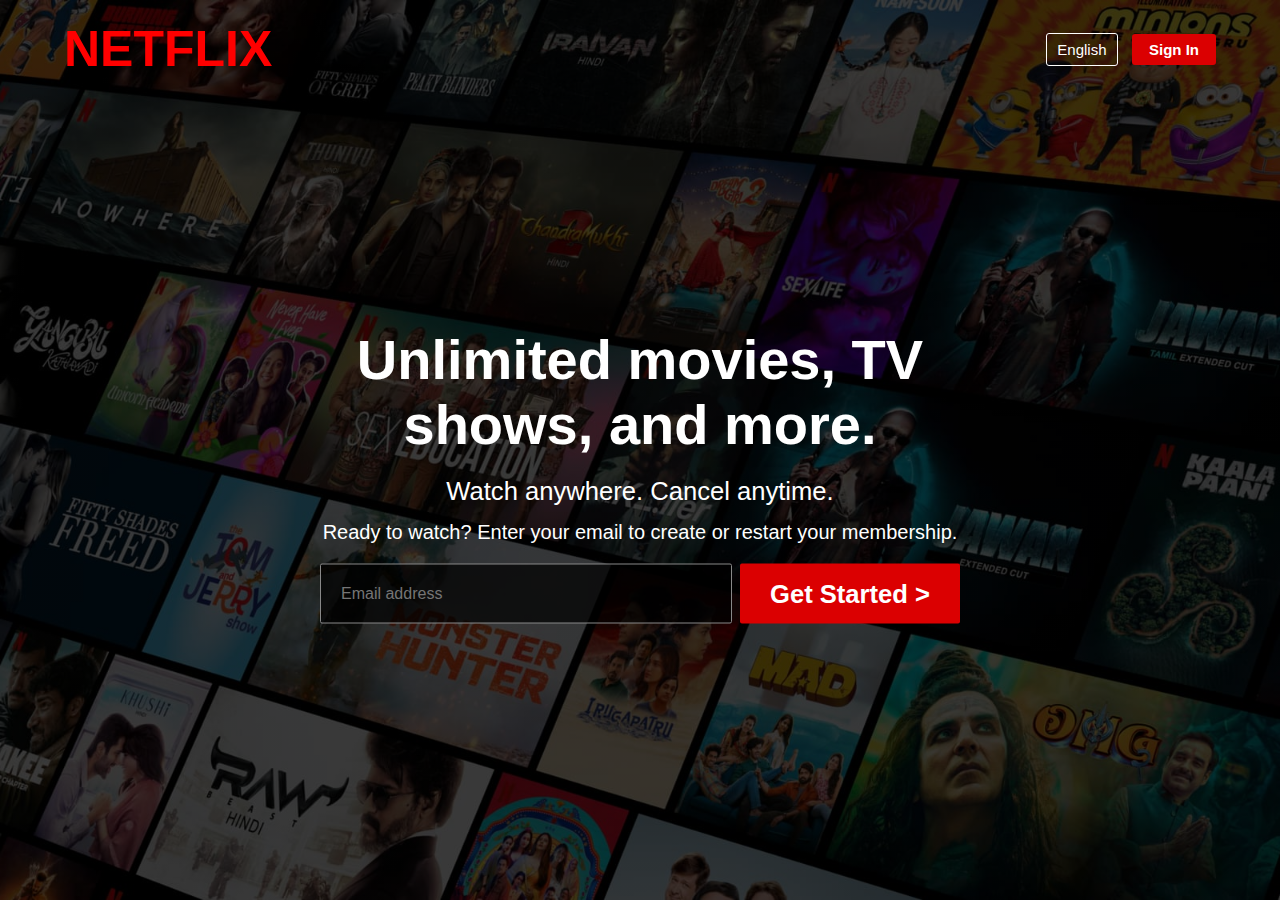
<file: index.html>
<!DOCTYPE html>
<html lang="en">
<head>
    <meta charset="UTF-8">
    <meta name="viewport" content="width=device-width, initial-scale=1.0">
     <link rel="icon" href="netflix icon.png" type="image/x-icon">
    <title>Netflix Nepal - Watch TV Shows Online, Watch Movies Online</title>
    <link rel="stylesheet" href="style.css">
   
</head>
<body>
    <div class="header">
        <nav>
           <div class="nav-left">
            <h1 class="Name"> NETFLIX </h1>
           </div>
            <div class="nav-right">
                <button class="lang-btn">English</button>
                <button class="signin-btn">Sign In</button>
            </div>
        </nav>

        <div class="hero-content">
            <h1>Unlimited movies, TV shows, and more.</h1>
            <h3>Watch anywhere. Cancel anytime.</h3>
            <p>Ready to watch? Enter your email to create or restart your membership.</p>
            <form class="email-signup">
                <input type="email" placeholder="Email address" required>
                <button type="submit">Get Started &gt;</button>
            </form>
        </div>
    </div>
    
    </body>
</html>
</file>
<file: style.css>
* {
    margin: 0;
    padding: 0;
    box-sizing: border-box;
    font-family: 'Open Sans', sans-serif;
}

body {
    background: #000;
    color: #fff;
}

.header {
    width: 100%;
    height: 100vh;
    background-image:
        linear-gradient(rgba(0, 0, 0, 0.7), rgba(0, 0, 0, 0.7)),
        url('bg.jpg');
    background-size: cover;
    background-position: center;
    position: relative;
    border-bottom: 0px solid #222;
}

nav {
    display: flex;
    align-items: center;
    justify-content: space-between;
    width: 90%;
    margin: auto;
    padding: 20px 0;
}

.Name {
    color: red;
    font-size: 50px;
    font-family: 'Arial Black', Gadget, sans-serif;
}

.logo {
    width: 140px;
    cursor: pointer;
}

.signin-btn {
    border: 0;
    outline: 0;
    background: #db0001;
    color: #fff;
    padding: 7px 17px;
    font-size: 15px;
    border-radius: 3px;
    margin-left: 10px;
    cursor: pointer;
    font-weight: 600;
}

.lang-btn {
    background: transparent;
    border: 1px solid #fff;
    color: #fff;
    padding: 7px 10px;
    font-size: 15px;
    border-radius: 3px;
    cursor: pointer;
}

.hero-content {
    position: absolute;
    top: 50%;
    left: 50%;
    transform: translate(-50%, -50%);
    text-align: center;
    max-width: 950px;
    padding-top: 50px;
}

.hero-content h1 {
    font-size: 3.5rem;
    font-weight: 900;
    margin-bottom: 20px;
}

.hero-content h3 {
    font-weight: 400;
    font-size: 1.6rem;
    margin-bottom: 15px;
}

.hero-content p {
    font-size: 1.25rem;
    margin-bottom: 20px;
}

.email-signup {
    display: flex;
    align-items: center;
    justify-content: center;
    margin-top: 20px;
}

.email-signup input {
    flex: 1;
    min-width: 350px;
    border: 1px solid #888;
    outline: none;
    height: 60px;
    padding: 10px 20px;
    font-size: 16px;
    background: rgba(0, 0, 0, 0.7);
    color: #fff;
    border-radius: 2px;
}

.email-signup button {
    background: #db0001;
    border: 0;
    outline: 0;
    color: #fff;
    font-size: 1.6rem;
    cursor: pointer;
    padding: 0 30px;
    height: 60px;
    font-weight: bold;
    border-radius: 2px;
    margin-left: 8px;
}

div.nav-bottom {
    bottom: 30px;
    width: 100%;
    text-align: center;
}

.scroll-images{
    display: flex;
    gap: 10px;
    align-items: center;
}


div.image-container {
    background-color: #000000;
    overflow: auto;
    white-space: nowrap;
    padding: 10px;
    display: flex;
    gap: 20px;
    max-height: 250px;
}

.image-container{
    width: 100%;
    overflow-y: hidden;
    overflow-x: auto;
    white-space: nowrap;
    padding-bottom: 10px;
    scroll-behavior: smooth;
}

.image-container img{
    width: 200px;
    height: auto;
    margin-right: 10px;
    display: inline-block;

}

.left-btn,
.right-btn{
    font-size: 30px;
    padding: 10px 15px;
    cursor: pointer;
    border: none;
    background: #333;
    color: rgb(172, 172, 172);
    border-radius: 8px;
}

div.scroll-container {
    padding: 10px;
    height: 50px;
    display: inline-block;
    cursor: pointer;
}

.x {
    max-height: 80px;
    width: 100%;
}



.image-container::-webkit-scrollbar {
    display: none;
}

.image-container::-webkit-scrollbar-track{
    background: #222;
    border-radius: 4px;
}

.image-container::-webkit-scrollbar-thumb{
    background: #555;
    border-radius: 4px;
}

.image-container::-webkit-scrollbar-thumb :hover{
    background: #777;
}


.menu {
    height: 200px;
    width: 300px;
}

.separation {
    height: 7px;
    background-color: rgb(46, 44, 44);
    position: relative;
    z-index: 20;
}

.first {
    display: flex;
    justify-content: center;
    max-width: 70vw;
    margin: auto;
    color: white;
    justify-content: center;
    align-items: center;
}

.secImg {
    position: relative;
}

.secImg img {
    width: 555px;
    position: relative;
    z-index: 10;
}

.secImg video {
    position: absolute;
    top: 51px;
    right: 0;
    width: 555px;
}

section.first>div {
    display: flex;
    flex-direction: column;
    padding: 34px 0;
}

section.first>div :nth-child(1) {
    font-size: 48px;
    font-weight: bolder;
}


section.first>div :nth-child(2) {
    font-size: 24px;

}

.faq h2 {
    text-align: center;
    font-size: 48px;
}

.faq {
    background: black;
    color: white;
    padding: 34px;
}

.faqbox:hover {
    background-color: #414141;
    color: white;
}

.faqbox svg {
    filter: invert(1);
}

.faqbox {
    transition: all 1s ease-out;
    font-size: 24px;
    display: flex;
    justify-content: space-between;
    background-color: #2d2d2d;
    padding: 24px;
    max-width: 60vw;
    margin: 34px auto;
    cursor: pointer;
}

footer {
    color: white;
    max-width: 60vw;
    margin: auto;
    padding: 60px;
}

footer .questions {
    padding: 34px 0;
}


.footer {
    display: grid;
    grid-template-columns: 1fr 1fr 1fr 1fr;
    color: white;
}

@media screen and (max-width: 1300px) {

    nav {
        max-width: 90vw;
    }

    .first {
        flex-wrap: wrap;
    }

    .secImg img {
        width: 305px;
    }

    .secImg video {
        width: 305px;
    }

    .hero> :nth-child(1) {
        font-size: 32px;
    }

    .hero> :nth-child(2) {
        font-size: 18px;
    }

    .hero> :nth-child(3) {
        font-size: 18px;
    }

    .hero-buttons {
        display: flex;
        flex-direction: column;
        align-items: center;
        justify-content: center;
        gap: 16px;
    }

    .faq h2 {
        text-align: center;
        font-size: 32px;
    }

    footer {
        max-width: 90vw;
        padding: 75px 0;
    }

    .footer-item {
        align-items: center;
    }


}

@media screen and (max-width: 1300px) {

    .footer {
        display: grid;
        grid-template-columns: 1fr 1fr;
        gap: 25px;
    }
}


.footer a {
    font-size: 14px;
    color: white;
}

.footer-item {
    display: flex;
    flex-direction: column;
    gap: 23px;
}
</file>
